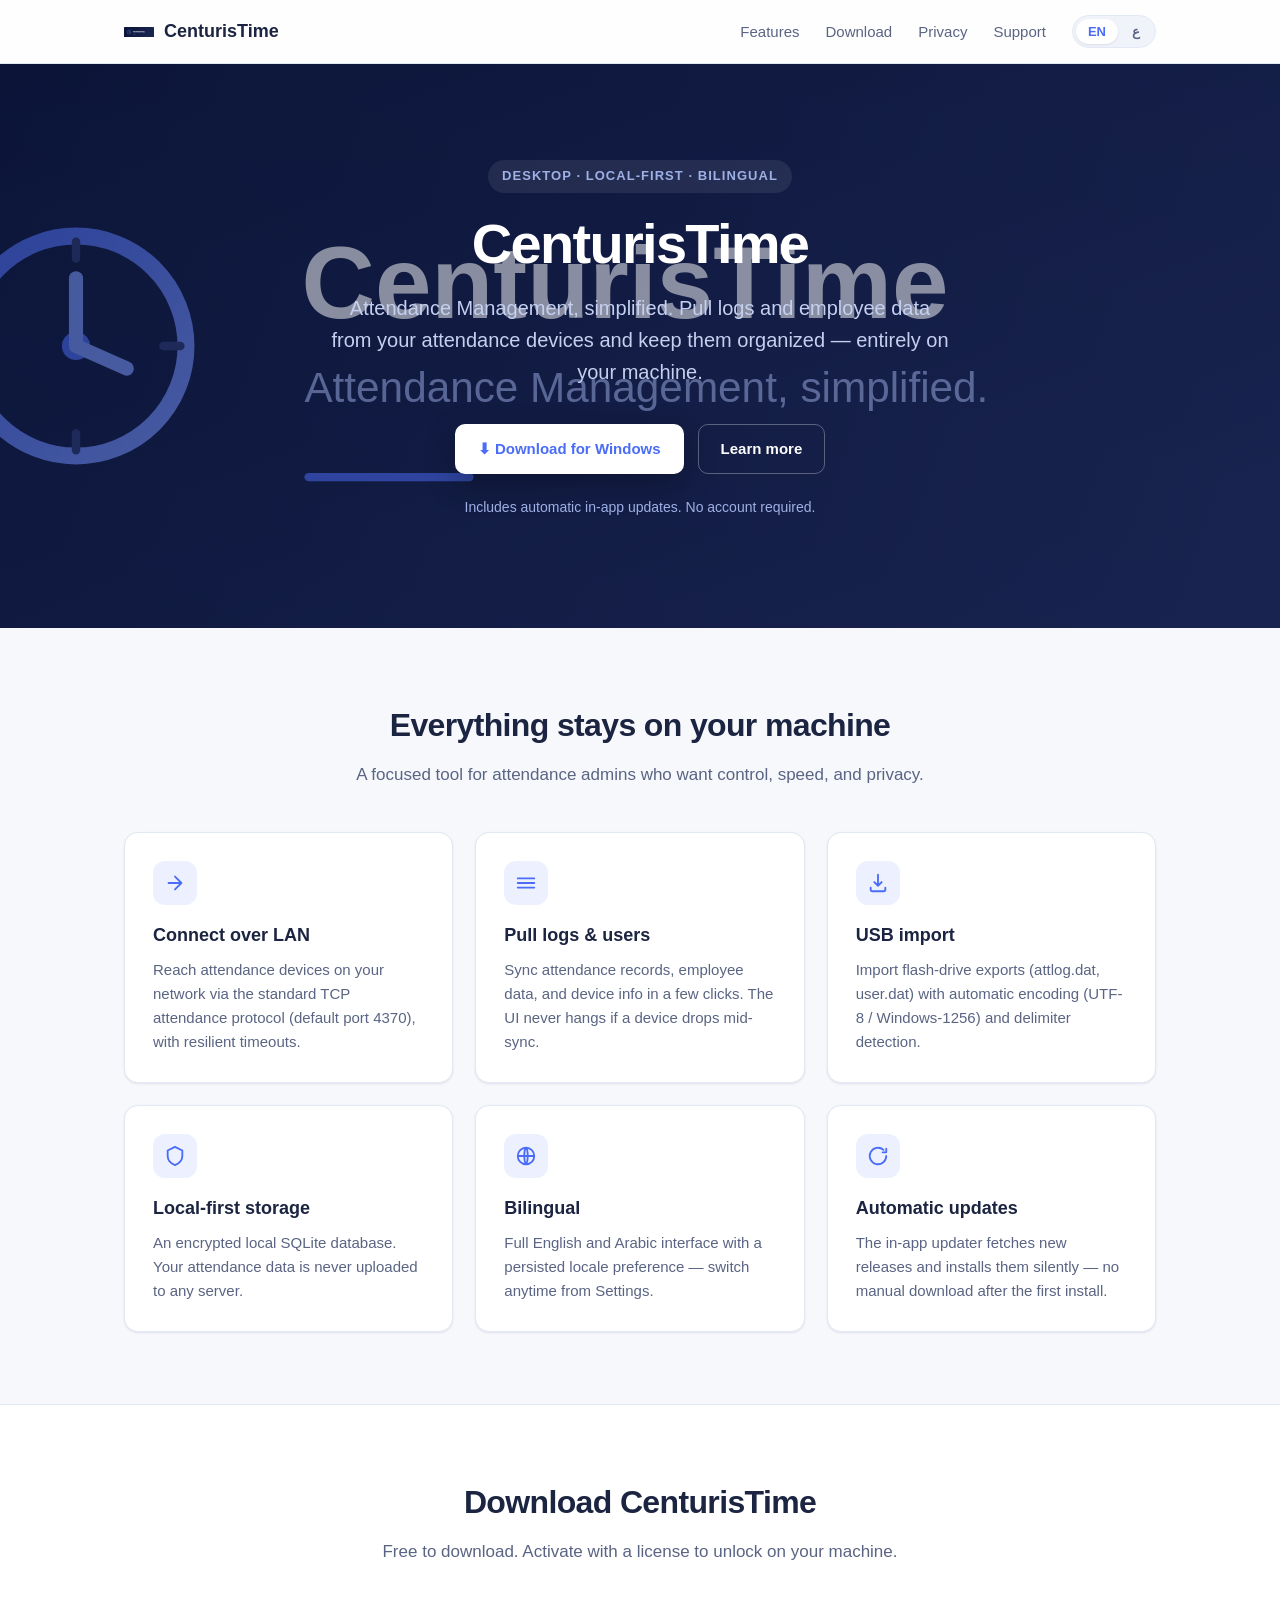
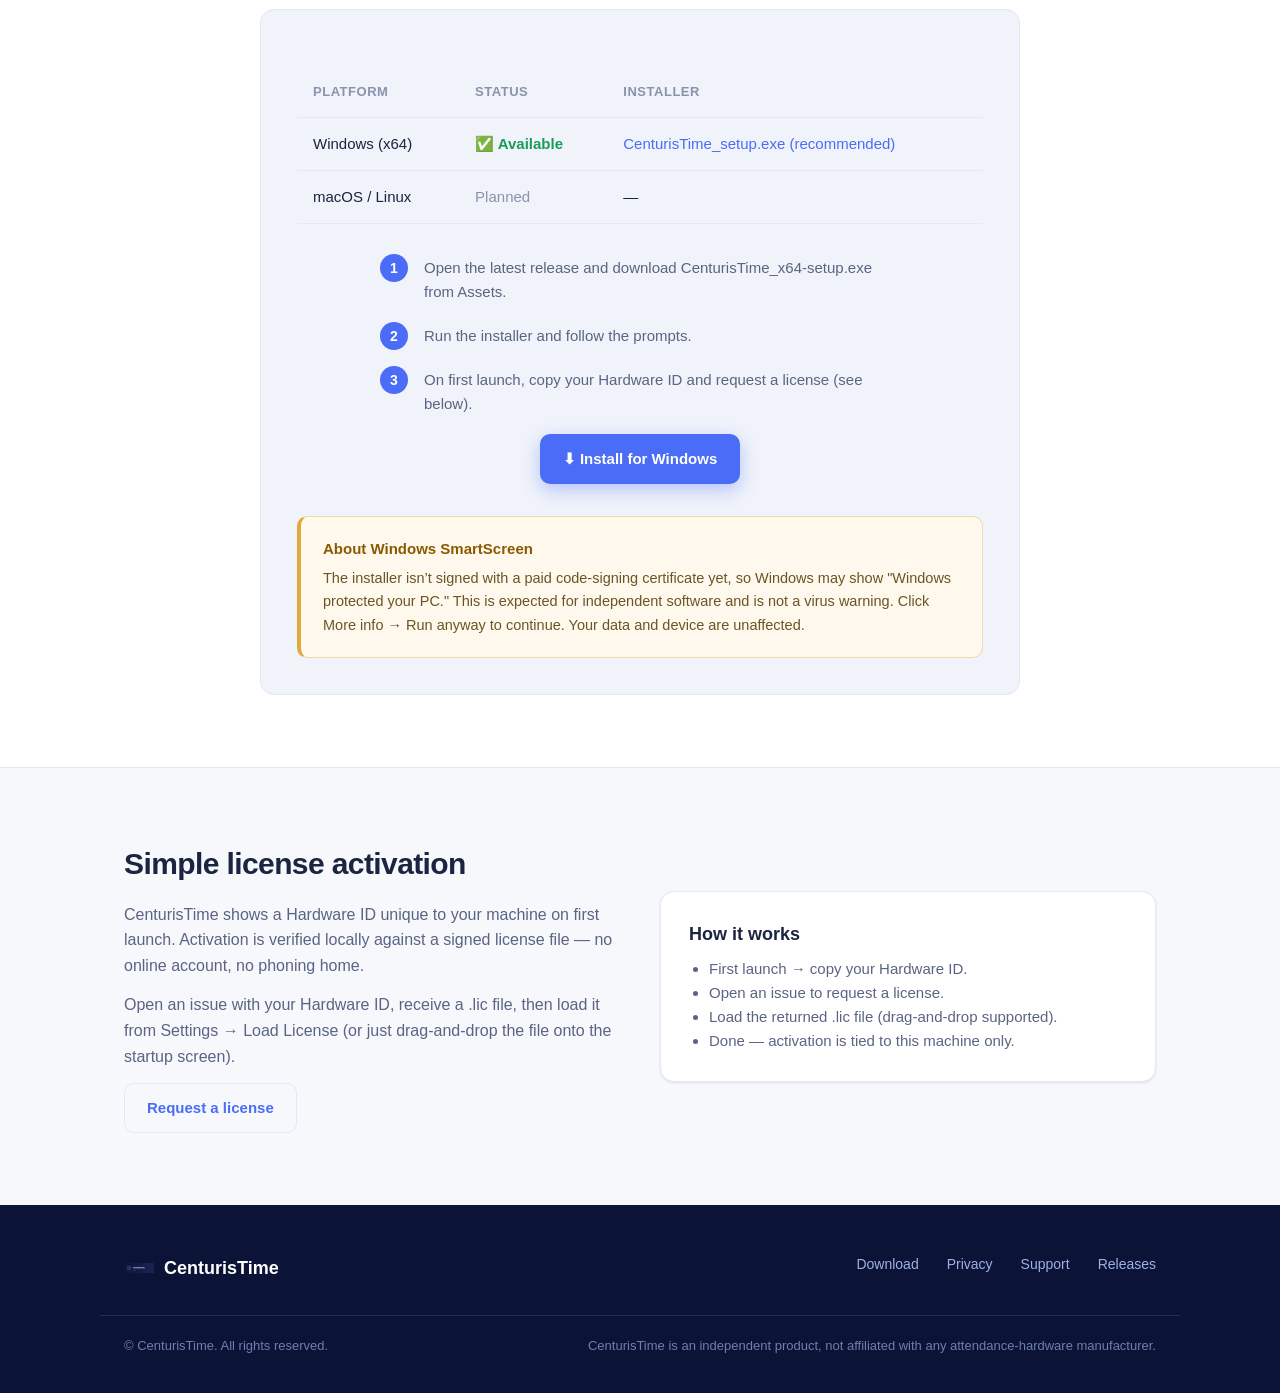
<file: index.html>
<!DOCTYPE html>
<html lang="en">
<head>
  <meta charset="UTF-8" />
  <meta name="viewport" content="width=device-width, initial-scale=1.0" />
  <title>CenturisTime — Attendance Management, simplified.</title>
  <meta name="description" content="CenturisTime is a desktop app for pulling attendance logs and employee data from compatible attendance devices over your LAN. Local-first, bilingual, with automatic updates." />
  <link rel="icon" href="banner.svg" />
  <link rel="stylesheet" href="styles.css" />
</head>
<body>

  <!-- Nav -->
  <nav class="nav">
    <div class="nav-inner">
      <a class="brand" href="#top">
        <img src="banner.svg" alt="CenturisTime logo" />
        <span data-en="CenturisTime" data-ar="سنتوريس تايم">CenturisTime</span>
      </a>
      <div class="nav-links">
        <a href="#features" data-en="Features" data-ar="المزايا">Features</a>
        <a href="#download" data-en="Download" data-ar="تحميل">Download</a>
        <a href="privacy.html" data-en="Privacy" data-ar="الخصوصية">Privacy</a>
        <a class="hide-sm" href="https://github.com/ahmed1coder/CenturisTime-releases/issues" data-en="Support" data-ar="الدعم">Support</a>
        <div class="lang-switch" role="group" aria-label="Language">
          <button type="button" class="lang-opt" data-lang="en" aria-pressed="true">EN</button>
          <button type="button" class="lang-opt" data-lang="ar" aria-pressed="false">ع</button>
        </div>
      </div>
    </div>
  </nav>

  <!-- Hero -->
  <header class="hero" id="top">
    <img class="hero-bg" src="banner.svg" alt="" aria-hidden="true" />
    <div class="hero-inner">
      <span class="eyebrow" data-en="Desktop · Local-first · Bilingual" data-ar="تطبيق سطح مكتب · بياناتك محليًا · ثنائي اللغة">Desktop · Local-first · Bilingual</span>
      <h1>CenturisTime</h1>
      <p class="tagline" data-en="Attendance Management, simplified. Pull logs and employee data from your attendance devices and keep them organized — entirely on your machine."
         data-ar="إدارة الحضور ببساطة. استخرج سجلات الحضور وبيانات الموظفين من أجهزة الحضور لديك ونظّمها — بالكامل على جهازك.">Attendance Management, simplified. Pull logs and employee data from your attendance devices and keep them organized — entirely on your machine.</p>
      <div class="hero-cta">
        <a class="btn btn-primary" href="https://github.com/ahmed1coder/CenturisTime-releases/releases/latest" data-en="⬇ Download for Windows" data-ar="⬇ تحميل لويندوز">⬇ Download for Windows</a>
        <a class="btn btn-ghost" href="#features" data-en="Learn more" data-ar="اعرف المزيد">Learn more</a>
      </div>
      <p class="hero-note" data-en="Includes automatic in-app updates. No account required."
         data-ar="يشمل تحديثات تلقائية داخل التطبيق. لا حاجة لحساب.">Includes automatic in-app updates. No account required.</p>
    </div>
  </header>

  <!-- Features -->
  <section class="features" id="features">
    <div class="container">
      <div class="section-head">
        <h2 data-en="Everything stays on your machine" data-ar="كل شيء يبقى على جهازك">Everything stays on your machine</h2>
        <p data-en="A focused tool for attendance admins who want control, speed, and privacy."
           data-ar="أداة مركزة لمشرفي الحضور الذين يريدون التحكم والسرعة والخصوصية.">A focused tool for attendance admins who want control, speed, and privacy.</p>
      </div>
      <div class="grid">
        <div class="card">
          <div class="icon">
            <svg viewBox="0 0 24 24" fill="none" stroke-width="2" stroke-linecap="round" stroke-linejoin="round"><path d="M5 12h14M12 5l7 7-7 7"/></svg>
          </div>
          <h3 data-en="Connect over LAN" data-ar="الاتصال عبر الشبكة المحلية">Connect over LAN</h3>
          <p data-en="Reach attendance devices on your network via the standard TCP attendance protocol (default port 4370), with resilient timeouts."
             data-ar="تواصل مع أجهزة الحضور على شبكتك عبر بروتوكول TCP القياسي للحضور (المنفذ الافتراضي 4370)، مع مهل اتصال مرنة.">Reach attendance devices on your network via the standard TCP attendance protocol (default port 4370), with resilient timeouts.</p>
        </div>
        <div class="card">
          <div class="icon">
            <svg viewBox="0 0 24 24" fill="none" stroke-width="2" stroke-linecap="round" stroke-linejoin="round"><path d="M3 7h18M3 12h18M3 17h18"/></svg>
          </div>
          <h3 data-en="Pull logs &amp; users" data-ar="استخراج السجلات والمستخدمين">Pull logs &amp; users</h3>
          <p data-en="Sync attendance records, employee data, and device info in a few clicks. The UI never hangs if a device drops mid-sync."
             data-ar="زامن سجلات الحضور وبيانات الموظفين ومعلومات الجهاز بنقرات قليلة. لا يتجمد التطبيق إذا انقطع الجهاز أثناء المزامنة.">Sync attendance records, employee data, and device info in a few clicks. The UI never hangs if a device drops mid-sync.</p>
        </div>
        <div class="card">
          <div class="icon">
            <svg viewBox="0 0 24 24" fill="none" stroke-width="2" stroke-linecap="round" stroke-linejoin="round"><path d="M12 3v12m0 0l4-4m-4 4l-4-4M4 17v2a2 2 0 002 2h12a2 2 0 002-2v-2"/></svg>
          </div>
          <h3 data-en="USB import" data-ar="استيراد من USB">USB import</h3>
          <p data-en="Import flash-drive exports (attlog.dat, user.dat) with automatic encoding (UTF-8 / Windows-1256) and delimiter detection."
             data-ar="استورد ملفات التصدير من محرك أقراص محمول (attlog.dat وuser.dat) مع كشف تلقائي للترميز (UTF-8 / Windows-1256) والفواصل.">Import flash-drive exports (<code>attlog.dat</code>, <code>user.dat</code>) with automatic encoding (UTF-8 / Windows-1256) and delimiter detection.</p>
        </div>
        <div class="card">
          <div class="icon">
            <svg viewBox="0 0 24 24" fill="none" stroke-width="2" stroke-linecap="round" stroke-linejoin="round"><path d="M12 2l8 4v6c0 5-3.5 8-8 10-4.5-2-8-5-8-10V6l8-4z"/></svg>
          </div>
          <h3 data-en="Local-first storage" data-ar="تخزين محلي أولًا">Local-first storage</h3>
          <p data-en="An encrypted local SQLite database. Your attendance data is never uploaded to any server."
             data-ar="قاعدة بيانات SQLite محلية ومشفّرة. بيانات الحضور لديك لا تُرفع إلى أي خادم أبدًا.">An encrypted local SQLite database. Your attendance data is never uploaded to any server.</p>
        </div>
        <div class="card">
          <div class="icon">
            <svg viewBox="0 0 24 24" fill="none" stroke-width="2" stroke-linecap="round" stroke-linejoin="round"><path d="M12 3a9 9 0 100 18 9 9 0 000-18zM3 12h18M12 3c2.5 2.5 2.5 15 0 18M12 3c-2.5 2.5-2.5 15 0 18"/></svg>
          </div>
          <h3 data-en="Bilingual" data-ar="ثنائي اللغة">Bilingual</h3>
          <p data-en="Full English and Arabic interface with a persisted locale preference — switch anytime from Settings."
             data-ar="واجهة كاملة بالإنجليزية والعربية مع حفظ تفضيل اللغة — بدّل في أي وقت من الإعدادات.">Full English and Arabic interface with a persisted locale preference — switch anytime from Settings.</p>
        </div>
        <div class="card">
          <div class="icon">
            <svg viewBox="0 0 24 24" fill="none" stroke-width="2" stroke-linecap="round" stroke-linejoin="round"><path d="M21 12a9 9 0 11-3-6.7M21 4v4h-4"/></svg>
          </div>
          <h3 data-en="Automatic updates" data-ar="تحديثات تلقائية">Automatic updates</h3>
          <p data-en="The in-app updater fetches new releases and installs them silently — no manual download after the first install."
             data-ar="يجلب محدّث التطبيق الإصدارات الجديدة ويثبّتها بصمت — دون تنزيل يدوي بعد التثبيت الأول.">The in-app updater fetches new releases and installs them silently — no manual download after the first install.</p>
        </div>
      </div>
    </div>
  </section>

  <!-- Download -->
  <section class="download" id="download">
    <div class="container">
      <div class="section-head">
        <h2 data-en="Download CenturisTime" data-ar="تحميل CenturisTime">Download CenturisTime</h2>
        <p data-en="Free to download. Activate with a license to unlock on your machine."
           data-ar="تحميل مجاني. فعّل بترخيص لفتح الميزات على جهازك.">Free to download. Activate with a license to unlock on your machine.</p>
      </div>
      <div class="dl-card">
        <table class="dl-table">
          <thead>
            <tr>
              <th data-en="Platform" data-ar="المنصة">Platform</th>
              <th data-en="Status" data-ar="الحالة">Status</th>
              <th data-en="Installer" data-ar="المثبّت">Installer</th>
            </tr>
          </thead>
          <tbody>
            <tr>
              <td data-en="Windows (x64)" data-ar="ويندوز (x64)">Windows (x64)</td>
              <td><span class="badge-ok" data-en="✅ Available" data-ar="✅ متاح">✅ Available</span></td>
              <td>
                <a href="https://github.com/ahmed1coder/CenturisTime-releases/releases/latest" data-en="CenturisTime_setup.exe (recommended)" data-ar="CenturisTime_setup.exe (موصى به)">CenturisTime_setup.exe (recommended)</a>
              </td>
            </tr>
            <tr>
              <td data-en="macOS / Linux" data-ar="ماك / لينكس">macOS / Linux</td>
              <td><span class="badge-soon" data-en="Planned" data-ar="قريبًا">Planned</span></td>
              <td>—</td>
            </tr>
          </tbody>
        </table>

        <ol class="steps">
          <li data-en="Open the latest release and download CenturisTime_x64-setup.exe from Assets."
              data-ar="افتح أحدث إصدار ونزّل CenturisTime_x64-setup.exe من الأصول.">Open the <a href="https://github.com/ahmed1coder/CenturisTime-releases/releases/latest">latest release</a> and download <code>CenturisTime_x64-setup.exe</code> from <strong>Assets</strong>.</li>
          <li data-en="Run the installer and follow the prompts." data-ar="شغّل المثبّت واتبع الخطوات.">Run the installer and follow the prompts.</li>
          <li data-en="On first launch, copy your Hardware ID and request a license (see below)." data-ar="عند التشغيل الأول، انسخ معرّف الجهاز واطلب ترخيصًا (انظر أدناه).">On first launch, copy your <strong>Hardware ID</strong> and request a license (see below).</li>
        </ol>

        <a class="btn btn-primary" href="https://github.com/ahmed1coder/CenturisTime-releases/releases/latest" data-en="⬇ Install for Windows" data-ar="⬇ ثبّت على ويندوز">⬇ Install for Windows</a>
        <div class="callout">
          <h4 data-en="About Windows SmartScreen" data-ar="بخصوص Windows SmartScreen">About Windows SmartScreen</h4>
          <p data-en='The installer isn&rsquo;t signed with a paid code-signing certificate yet, so Windows may show "Windows protected your PC." This is expected for independent software and is not a virus warning. Click More info &rarr; Run anyway to continue. Your data and device are unaffected.'
             data-ar='المثبّت غير موقّع بشهادة رقمية مدفوعة بعد، لذا قد يظهر ويندوز رسالة "Protected your PC". هذا متوقع للبرمجيات المستقلة وليس تحذيرًا من فيروس. انقر "المزيد من المعلومات ← تشغيل على أي حال" للمتابعة. بياناتك وجهازك لا تتأثر.'>The installer isn't signed with a paid code-signing certificate yet, so Windows may show <em>"Windows protected your PC."</em> This is expected for independent software and is <strong>not</strong> a virus warning. Click <code>More info → Run anyway</code> to continue. Your data and device are unaffected.</p>
        </div>
      </div>
    </div>
  </section>

  <!-- License activation -->
  <section class="features" id="license">
    <div class="container">
      <div class="split">
        <div>
          <h2 data-en="Simple license activation" data-ar="تفعيل ترخيص بسيط">Simple license activation</h2>
          <p data-en="CenturisTime shows a Hardware ID unique to your machine on first launch. Activation is verified locally against a signed license file — no online account, no phoning home."
             data-ar="يعرض CenturisTime معرّف جهاز فريدًا عند التشغيل الأول. يتم التحقق من التفعيل محليًا مقابل ملف ترخيص موقّع — دون حساب أو اتصال بالإنترنت.">CenturisTime shows a <strong>Hardware ID</strong> unique to your machine on first launch. Activation is verified locally against a signed license file — no online account, no phoning home.</p>
          <p data-en="Open an issue with your Hardware ID, receive a .lic file, then load it from Settings → Load License (or just drag-and-drop the file onto the startup screen)."
             data-ar="افتح طلبًا مع معرّف جهازك، واستلم ملف .lic، ثم حمّله من الإعدادات ← تحميل الترخيص (أو اسحب الملف وأفلته على شاشة التشغيل).">Open an issue with your Hardware ID, receive a <code>.lic</code> file, then load it from <strong>Settings → Load License</strong> (or just drag-and-drop the file onto the startup screen).</p>
          <a class="btn btn-ghost" href="https://github.com/ahmed1coder/CenturisTime-releases/issues" data-en="Request a license" data-ar="اطلب ترخيصًا">Request a license</a>
        </div>
        <div>
          <div class="card">
            <h3 data-en="How it works" data-ar="كيف يعمل">How it works</h3>
            <ul style="padding-left:20px;color:var(--text-secondary);font-size:15px;">
              <li data-en="First launch → copy your Hardware ID." data-ar="التشغيل الأول ← انسخ معرّف جهازك.">First launch → copy your Hardware ID.</li>
              <li data-en="Open an issue to request a license." data-ar="افتح طلبًا لطلب ترخيص.">Open an <a href="https://github.com/ahmed1coder/CenturisTime-releases/issues">issue</a> to request a license.</li>
              <li data-en="Load the returned .lic file (drag-and-drop supported)." data-ar="حمّل ملف .lic المستلم (يدعم السحب والإفلات).">Load the returned <code>.lic</code> file (drag-and-drop supported).</li>
              <li data-en="Done — activation is tied to this machine only." data-ar="تم — التفعيل مرتبط بجهازك فقط.">Done — activation is tied to this machine only.</li>
            </ul>
          </div>
        </div>
      </div>
    </div>
  </section>

  <!-- Footer -->
  <footer class="footer">
    <div class="footer-inner">
      <a class="brand" href="#top">
        <img src="banner.svg" alt="" style="width:30px;height:30px;border-radius:8px;" />
        <span data-en="CenturisTime" data-ar="سنتوريس تايم">CenturisTime</span>
      </a>
      <div class="footer-links">
        <a href="#download" data-en="Download" data-ar="تحميل">Download</a>
        <a href="privacy.html" data-en="Privacy" data-ar="الخصوصية">Privacy</a>
        <a href="https://github.com/ahmed1coder/CenturisTime-releases/issues" data-en="Support" data-ar="الدعم">Support</a>
        <a href="https://github.com/ahmed1coder/CenturisTime-releases/releases" data-en="Releases" data-ar="الإصدارات">Releases</a>
      </div>
    </div>
    <div class="footer-bottom">
      <span data-en="© CenturisTime. All rights reserved." data-ar="© سنتوريس تايم. جميع الحقوق محفوظة.">© CenturisTime. All rights reserved.</span>
      <span data-en="CenturisTime is an independent product, not affiliated with any attendance-hardware manufacturer."
            data-ar="CenturisTime منتج مستقل، غير تابع لأي صانع أجهزة حضور.">CenturisTime is an independent product, not affiliated with any attendance-hardware manufacturer.</span>
    </div>
  </footer>

  <script>
  (function () {
    "use strict";
    var STORAGE_KEY = "centuristime_lang";
    function getStored() { try { return localStorage.getItem(STORAGE_KEY); } catch (e) { return null; } }
    function setStored(lang) { try { localStorage.setItem(STORAGE_KEY, lang); } catch (e) {} }
    function apply(lang) {
      var isAr = lang === "ar";
      document.documentElement.setAttribute("lang", isAr ? "ar" : "en");
      document.documentElement.setAttribute("dir", isAr ? "rtl" : "ltr");
      var nodes = document.querySelectorAll("[data-en]");
      for (var i = 0; i < nodes.length; i++) {
        var node = nodes[i];
        var text = isAr ? node.getAttribute("data-ar") : node.getAttribute("data-en");
        if (text !== null) node.innerHTML = text;
      }
      var opts = document.querySelectorAll(".lang-opt");
      for (var j = 0; j < opts.length; j++) {
        var opt = opts[j];
        var active = opt.getAttribute("data-lang") === lang;
        opt.classList.toggle("active", active);
        opt.setAttribute("aria-pressed", active ? "true" : "false");
      }
    }
    function setLang(lang) { setStored(lang); apply(lang); }
    function init() {
      var stored = getStored();
      var initial = stored === "ar" || stored === "en" ? stored : "en";
      apply(initial);
      var opts = document.querySelectorAll(".lang-opt");
      for (var i = 0; i < opts.length; i++) {
        opts[i].addEventListener("click", function () { setLang(this.getAttribute("data-lang")); });
      }
    }
    if (document.readyState === "loading") document.addEventListener("DOMContentLoaded", init);
    else init();
  })();
  </script>
</body>
</html>
</file>
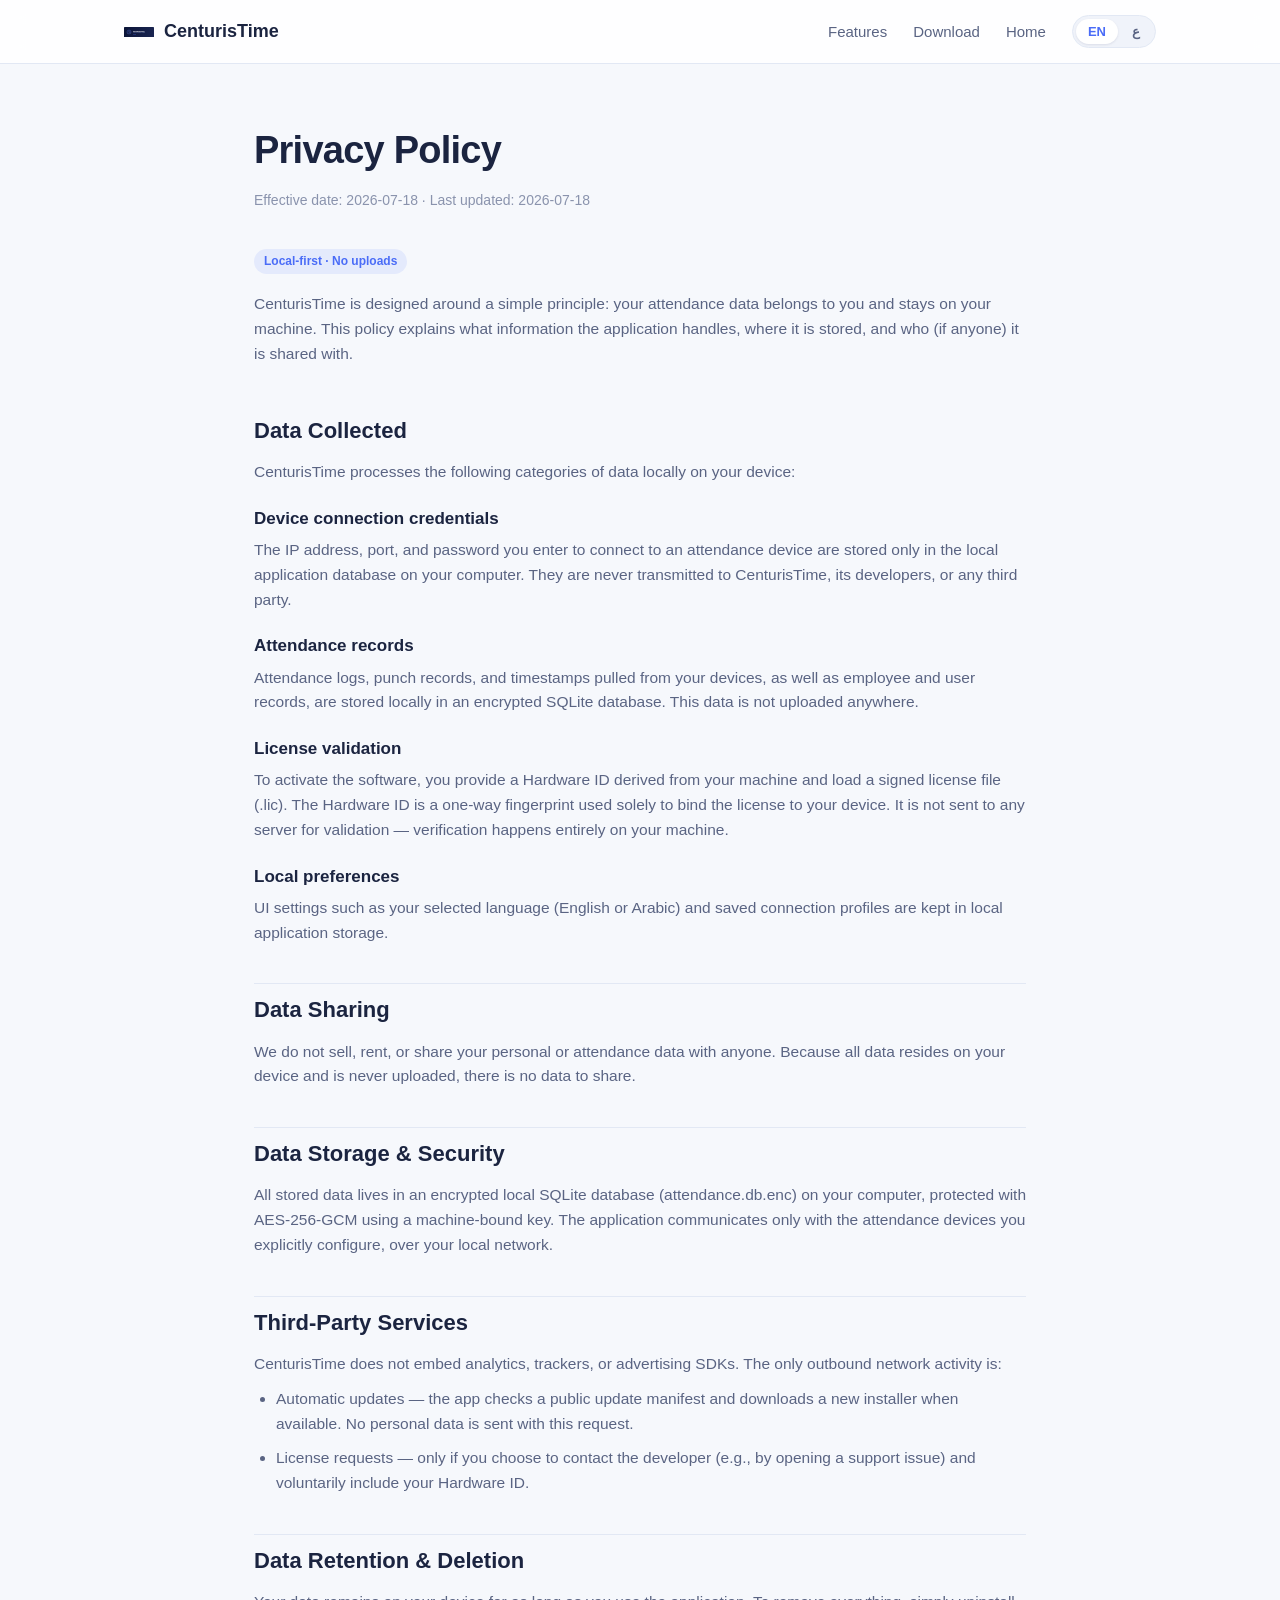
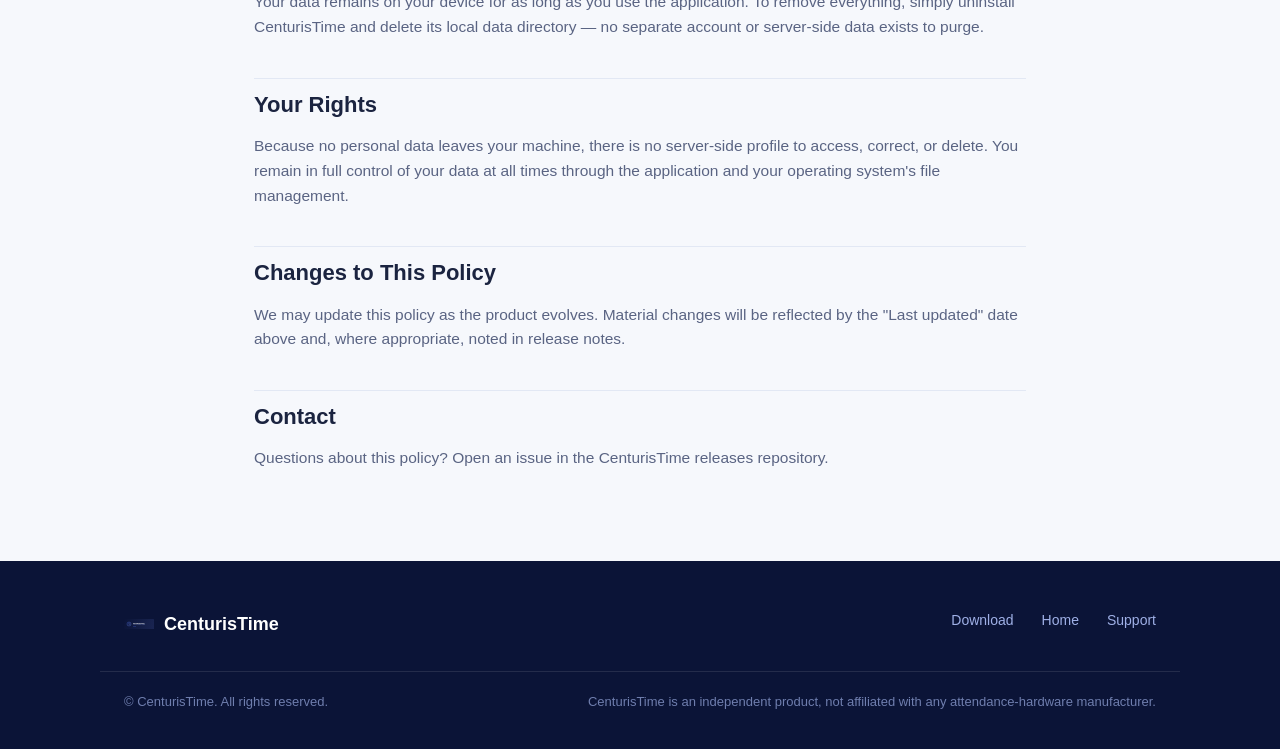
<file: privacy.html>
<!DOCTYPE html>
<html lang="en">
<head>
  <meta charset="UTF-8" />
  <meta name="viewport" content="width=device-width, initial-scale=1.0" />
  <title>Privacy Policy — CenturisTime</title>
  <meta name="description" content="CenturisTime privacy policy: local-first attendance data, encrypted storage, and no third-party uploads." />
  <link rel="icon" href="banner.svg" />
  <link rel="stylesheet" href="styles.css" />
</head>
<body>

  <nav class="nav">
    <div class="nav-inner">
      <a class="brand" href="index.html">
        <img src="banner.svg" alt="CenturisTime logo" />
        <span data-en="CenturisTime" data-ar="سنتوريس تايم">CenturisTime</span>
      </a>
      <div class="nav-links">
        <a href="index.html#features" data-en="Features" data-ar="المزايا">Features</a>
        <a href="index.html#download" data-en="Download" data-ar="تحميل">Download</a>
        <a href="index.html" data-en="Home" data-ar="الرئيسية">Home</a>
        <div class="lang-switch" role="group" aria-label="Language">
          <button type="button" class="lang-opt" data-lang="en" aria-pressed="true">EN</button>
          <button type="button" class="lang-opt" data-lang="ar" aria-pressed="false">ع</button>
        </div>
      </div>
    </div>
  </nav>

  <main class="doc">
    <h1 data-en="Privacy Policy" data-ar="سياسة الخصوصية">Privacy Policy</h1>
    <p class="doc-meta" data-en="Effective date: 2026-07-18 · Last updated: 2026-07-18"
       data-ar="تاريخ السريان: 2026-07-18 · آخر تحديث: 2026-07-18">Effective date: 2026-07-18 · Last updated: 2026-07-18</p>

    <span class="pill" data-en="Local-first · No uploads" data-ar="بياناتك محليًا · بلا رفع">Local-first · No uploads</span>

    <p data-en="CenturisTime is designed around a simple principle: your attendance data belongs to you and stays on your machine. This policy explains what information the application handles, where it is stored, and who (if anyone) it is shared with."
       data-ar="صُمّم CenturisTime حول مبدأ بسيط: بيانات الحضور الخاصة بك ملك لك وتبقى على جهازك. توضح هذه السياسة ما هي المعلومات التي يعالجها التطبيق، وأين تُخزَّن، ومع من (إن وُجد) تُشارَك.">
      CenturisTime is designed around a simple principle: <strong>your attendance
      data belongs to you and stays on your machine.</strong> This policy explains
      what information the application handles, where it is stored, and who (if anyone)
      it is shared with.
    </p>

    <h2 data-en="Data Collected" data-ar="البيانات التي يتم جمعها">Data Collected</h2>
    <p data-en="CenturisTime processes the following categories of data locally on your device:"
       data-ar="يعالج CenturisTime الفئات التالية من البيانات محليًا على جهازك:">CenturisTime processes the following categories of data locally on your device:</p>

    <h3 data-en="Device connection credentials" data-ar="بيانات اتصال الجهاز">Device connection credentials</h3>
    <p data-en="The IP address, port, and password you enter to connect to an attendance device are stored only in the local application database on your computer. They are never transmitted to CenturisTime, its developers, or any third party."
       data-ar="يُخزَّن عنوان IP والمنفذ وكلمة المرور التي تدخلها للاتصال بجهاز حضور في قاعدة بيانات التطبيق المحلية على جهازك فقط. لا تُرسل قط إلى CenturisTime أو لمطوريها أو لأي طرف ثالث.">
      The IP address, port, and password you enter to connect to an attendance
      device are stored only in the local application database on your computer.
      They are never transmitted to CenturisTime, its developers, or any third party.
    </p>

    <h3 data-en="Attendance records" data-ar="سجلات الحضور">Attendance records</h3>
    <p data-en="Attendance logs, punch records, and timestamps pulled from your devices, as well as employee and user records, are stored locally in an encrypted SQLite database. This data is not uploaded anywhere."
       data-ar="تُخزَّن سجلات الحضور وضربات البصمة والطوابع الزمنية المستخرجة من أجهزتك، بالإضافة إلى سجلات الموظفين والمستخدمين، محليًا في قاعدة بيانات SQLite مشفّرة. هذه البيانات لا تُرفع إلى أي مكان.">
      Attendance logs, punch records, and timestamps pulled from your devices, as
      well as employee and user records, are stored locally in an encrypted SQLite
      database. This data is not uploaded anywhere.
    </p>

    <h3 data-en="License validation" data-ar="التحقق من الترخيص">License validation</h3>
    <p data-en="To activate the software, you provide a Hardware ID derived from your machine and load a signed license file (.lic). The Hardware ID is a one-way fingerprint used solely to bind the license to your device. It is not sent to any server for validation — verification happens entirely on your machine."
       data-ar="لتفعيل البرنامج، توفّر معرّف جهاز مشتقًا من جهازك وتحمّل ملف ترخيص موقّع (.lic). معرّف الجهاز هو بصمة أحادية الاتجاه تُستخدم فقط لربط الترخيص بجهازك. لا يُرسل إلى أي خادم للتحقق — بل يحدث التحقق بالكامل على جهازك.">
      To activate the software, you provide a Hardware ID derived from your machine
      and load a signed license file (<code>.lic</code>). The Hardware ID is a
      one-way fingerprint used solely to bind the license to your device. It is not
      sent to any server for validation — verification happens entirely on your
      machine.
    </p>

    <h3 data-en="Local preferences" data-ar="التفضيلات المحلية">Local preferences</h3>
    <p data-en="UI settings such as your selected language (English or Arabic) and saved connection profiles are kept in local application storage."
       data-ar="تُحفظ إعدادات الواجهة مثل اللغة المختارة (الإنجليزية أو العربية) وملفات الاتصال المحفوظة في التخزين المحلي للتطبيق.">
      UI settings such as your selected language (English or Arabic) and saved
      connection profiles are kept in local application storage.
    </p>

    <h2 data-en="Data Sharing" data-ar="مشاركة البيانات">Data Sharing</h2>
    <p data-en="We do not sell, rent, or share your personal or attendance data with anyone. Because all data resides on your device and is never uploaded, there is no data to share."
       data-ar="نحن لا نبيع بياناتك الشخصية أو بيانات الحضور أو نؤجرها أو نشاركها مع أي أحد. نظرًا لأن جميع البيانات موجودة على جهازك ولا تُرفع قط، فلا توجد بيانات لمشاركتها.">
      <strong>We do not sell, rent, or share your personal or attendance data with
      anyone.</strong> Because all data resides on your device and is never uploaded,
      there is no data to share.
    </p>

    <h2 data-en="Data Storage &amp; Security" data-ar="تخزين البيانات وأمنها">Data Storage &amp; Security</h2>
    <p data-en="All stored data lives in an encrypted local SQLite database (attendance.db.enc) on your computer, protected with AES-256-GCM using a machine-bound key. The application communicates only with the attendance devices you explicitly configure, over your local network."
       data-ar="تعيش جميع البيانات المخزّنة في قاعدة بيانات SQLite محلية مشفّرة (attendance.db.enc) على جهازك، محمية بـ AES-256-GCM باستخدام مفتاح مرتبط بجهازك. يتواصل التطبيق فقط مع أجهزة الحضور التي تضبطها صراحةً، عبر شبكتك المحلية.">
      All stored data lives in an encrypted local SQLite database (<code>attendance.db.enc</code>)
      on your computer, protected with AES-256-GCM using a machine-bound key. The
      application communicates only with the attendance devices you explicitly
      configure, over your local network.
    </p>

    <h2 data-en="Third-Party Services" data-ar="خدمات الأطراف الثالثة">Third-Party Services</h2>
    <p data-en="CenturisTime does not embed analytics, trackers, or advertising SDKs. The only outbound network activity is:"
       data-ar="لا يتضمن CenturisTime أدوات تحليل أو متتبعات أو حزم إعلانية. النشاط الشبكي الصادر الوحيد هو:">
      CenturisTime does not embed analytics, trackers, or advertising SDKs. The only
      outbound network activity is:
    </p>
    <ul>
      <li data-en="Automatic updates — the app checks a public update manifest and downloads a new installer when available. No personal data is sent with this request."
          data-ar="تحديثات تلقائية — يتحقق التطبيق من قائمة تحديثات عامة وينزّل مثبّتًا جديدًا عند توفره. لا تُرسل أي بيانات شخصية مع هذا الطلب."><strong>Automatic updates</strong> — the app checks a public update manifest
        and downloads a new installer when available. No personal data is sent with
        this request.</li>
      <li data-en="License requests — only if you choose to contact the developer (e.g., by opening a support issue) and voluntarily include your Hardware ID."
          data-ar="طلبات الترخيص — فقط إذا اخترت التواصل مع المطوّر (مثل فتح طلب دعم) وضمّنت معرّف جهازك طوعًا."><strong>License requests</strong> — only if you choose to contact the
        developer (e.g., by opening a support issue) and voluntarily include your
        Hardware ID.</li>
    </ul>

    <h2 data-en="Data Retention &amp; Deletion" data-ar="الاحتفاظ بالبيانات وحذفها">Data Retention &amp; Deletion</h2>
    <p data-en="Your data remains on your device for as long as you use the application. To remove everything, simply uninstall CenturisTime and delete its local data directory — no separate account or server-side data exists to purge."
       data-ar="تبقى بياناتك على جهازك طالما تستخدم التطبيق. لإزالة كل شيء، ما عليك سوى إلغاء تثبيت CenturisTime وحذف مجلد بياناته المحلي — لا يوجد حساب منفصل أو بيانات على الخادم لحذفها.">
      Your data remains on your device for as long as you use the application. To
      remove everything, simply uninstall CenturisTime and delete its local data
      directory — no separate account or server-side data exists to purge.
    </p>

    <h2 data-en="Your Rights" data-ar="حقوقك">Your Rights</h2>
    <p data-en="Because no personal data leaves your machine, there is no server-side profile to access, correct, or delete. You remain in full control of your data at all times through the application and your operating system's file management."
       data-ar="نظرًا لعدم خروج أي بيانات شخصية من جهازك، لا يوجد ملف شخصي على الخادم للوصول إليه أو تصحيحه أو حذفه. تبقى أنت المتحكم الكامل في بياناتك في كل الأوقات عبر التطبيق وإدارة الملفات في نظام التشغيل لديك.">
      Because no personal data leaves your machine, there is no server-side profile
      to access, correct, or delete. You remain in full control of your data at all
      times through the application and your operating system's file management.
    </p>

    <h2 data-en="Changes to This Policy" data-ar="التغييرات على هذه السياسة">Changes to This Policy</h2>
    <p data-en="We may update this policy as the product evolves. Material changes will be reflected by the &quot;Last updated&quot; date above and, where appropriate, noted in release notes."
       data-ar="قد نحدّث هذه السياسة مع تطور المنتج. ستظهر التغييرات الجوهرية في تاريخ &quot;آخر تحديث&quot; أعلاه، وعند الاقتضاء، تُذكر في ملاحظات الإصدار.">
      We may update this policy as the product evolves. Material changes will be
      reflected by the "Last updated" date above and, where appropriate, noted in
      release notes.
    </p>

    <h2 data-en="Contact" data-ar="التواصل">Contact</h2>
    <p data-en="Questions about this policy? Open an issue in the CenturisTime releases repository."
       data-ar="أسئلة حول هذه السياسة؟ افتح طلبًا في مستودع إصدارات CenturisTime.">
      Questions about this policy? Open an issue in the
      <a href="https://github.com/ahmed1coder/CenturisTime-releases/issues">CenturisTime
      releases repository</a>.
    </p>
  </main>

  <footer class="footer">
    <div class="footer-inner">
      <a class="brand" href="index.html">
        <img src="banner.svg" alt="" style="width:30px;height:30px;border-radius:8px;" />
        <span data-en="CenturisTime" data-ar="سنتوريس تايم">CenturisTime</span>
      </a>
      <div class="footer-links">
        <a href="index.html#download" data-en="Download" data-ar="تحميل">Download</a>
        <a href="index.html" data-en="Home" data-ar="الرئيسية">Home</a>
        <a href="https://github.com/ahmed1coder/CenturisTime-releases/issues" data-en="Support" data-ar="الدعم">Support</a>
      </div>
    </div>
    <div class="footer-bottom">
      <span data-en="© CenturisTime. All rights reserved." data-ar="© سنتوريس تايم. جميع الحقوق محفوظة.">© CenturisTime. All rights reserved.</span>
      <span data-en="CenturisTime is an independent product, not affiliated with any attendance-hardware manufacturer."
            data-ar="CenturisTime منتج مستقل، غير تابع لأي صانع أجهزة حضور.">CenturisTime is an independent product, not affiliated with any attendance-hardware manufacturer.</span>
    </div>
  </footer>

  <script>
  (function () {
    "use strict";
    var STORAGE_KEY = "centuristime_lang";
    function getStored() { try { return localStorage.getItem(STORAGE_KEY); } catch (e) { return null; } }
    function setStored(lang) { try { localStorage.setItem(STORAGE_KEY, lang); } catch (e) {} }
    function apply(lang) {
      var isAr = lang === "ar";
      document.documentElement.setAttribute("lang", isAr ? "ar" : "en");
      document.documentElement.setAttribute("dir", isAr ? "rtl" : "ltr");
      var nodes = document.querySelectorAll("[data-en]");
      for (var i = 0; i < nodes.length; i++) {
        var node = nodes[i];
        var text = isAr ? node.getAttribute("data-ar") : node.getAttribute("data-en");
        if (text !== null) node.innerHTML = text;
      }
      var opts = document.querySelectorAll(".lang-opt");
      for (var j = 0; j < opts.length; j++) {
        var opt = opts[j];
        var active = opt.getAttribute("data-lang") === lang;
        opt.classList.toggle("active", active);
        opt.setAttribute("aria-pressed", active ? "true" : "false");
      }
    }
    function setLang(lang) { setStored(lang); apply(lang); }
    function init() {
      var stored = getStored();
      var initial = stored === "ar" || stored === "en" ? stored : "en";
      apply(initial);
      var opts = document.querySelectorAll(".lang-opt");
      for (var i = 0; i < opts.length; i++) {
        opts[i].addEventListener("click", function () { setLang(this.getAttribute("data-lang")); });
      }
    }
    if (document.readyState === "loading") document.addEventListener("DOMContentLoaded", init);
    else init();
  })();
  </script>
</body>
</html>
</file>
<file: styles.css>
:root {
  --primary: #4a6cf7;
  --primary-hover: #3b5de7;
  --primary-light: rgba(74, 108, 247, 0.1);
  --bg: #f6f8fc;
  --surface: #ffffff;
  --surface-alt: #f0f3fa;
  --border: #e2e8f4;
  --text: #1b2440;
  --text-secondary: #5a6483;
  --text-muted: #8a93ad;
  --radius: 14px;
  --radius-sm: 10px;
  --shadow-sm: 0 1px 3px rgba(27, 36, 64, 0.06), 0 1px 2px rgba(27, 36, 64, 0.04);
  --shadow: 0 8px 30px rgba(27, 36, 64, 0.08), 0 2px 8px rgba(27, 36, 64, 0.04);
  --max-width: 1080px;
  --nav-h: 64px;
}

* {
  box-sizing: border-box;
  margin: 0;
  padding: 0;
}

html {
  scroll-behavior: smooth;
}

body {
  font-family: 'Inter', -apple-system, BlinkMacSystemFont, 'Segoe UI', Roboto,
    Helvetica, Arial, sans-serif;
  background: var(--bg);
  color: var(--text);
  line-height: 1.6;
  -webkit-font-smoothing: antialiased;
}

a {
  color: var(--primary);
  text-decoration: none;
}

a:hover {
  text-decoration: underline;
}

/* ---------- Nav ---------- */
.nav {
  position: sticky;
  top: 0;
  z-index: 50;
  height: var(--nav-h);
  display: flex;
  align-items: center;
  background: rgba(255, 255, 255, 0.85);
  backdrop-filter: saturate(180%) blur(12px);
  border-bottom: 1px solid var(--border);
}

.nav-inner {
  width: 100%;
  max-width: var(--max-width);
  margin: 0 auto;
  padding: 0 24px;
  display: flex;
  align-items: center;
  justify-content: space-between;
}

.brand {
  display: flex;
  align-items: center;
  gap: 10px;
  font-weight: 700;
  font-size: 18px;
  color: var(--text);
}

.brand:hover {
  text-decoration: none;
}

.brand img {
  width: 30px;
  height: 30px;
  border-radius: 8px;
}

.nav-links {
  display: flex;
  align-items: center;
  gap: 26px;
  font-size: 15px;
  font-weight: 500;
}

.nav-links a {
  color: var(--text-secondary);
}

.nav-links a:hover {
  color: var(--primary);
  text-decoration: none;
}

.lang-switch {
  display: inline-flex;
  align-items: center;
  gap: 2px;
  padding: 3px;
  border-radius: 999px;
  background: var(--surface-alt);
  border: 1px solid var(--border);
}

.lang-opt {
  font-family: inherit;
  font-size: 13px;
  font-weight: 600;
  line-height: 1;
  color: var(--text-secondary);
  background: transparent;
  border: none;
  border-radius: 999px;
  padding: 6px 12px;
  cursor: pointer;
  transition: background 0.15s ease, color 0.15s ease, box-shadow 0.15s ease;
}

.lang-opt:hover {
  color: var(--primary);
}

.lang-opt.active {
  background: #fff;
  color: var(--primary);
  box-shadow: var(--shadow-sm);
}

/* ---------- Buttons ---------- */
.btn {
  display: inline-flex;
  align-items: center;
  gap: 8px;
  padding: 12px 22px;
  border-radius: var(--radius-sm);
  font-weight: 600;
  font-size: 15px;
  cursor: pointer;
  border: 1px solid transparent;
  transition: background 0.15s ease, transform 0.05s ease, box-shadow 0.15s ease;
}

.btn:hover {
  text-decoration: none;
}

.btn-primary {
  background: var(--primary);
  color: #fff;
  box-shadow: 0 6px 18px rgba(74, 108, 247, 0.35);
}

.btn-primary:hover {
  background: var(--primary-hover);
  color: #fff;
}

.btn-ghost {
  background: transparent;
  color: var(--primary);
  border-color: var(--border);
}

.btn-ghost:hover {
  background: var(--primary-light);
  color: var(--primary);
}

/* ---------- Layout ---------- */
.container {
  max-width: var(--max-width);
  margin: 0 auto;
  padding: 0 24px;
}

section {
  padding: 72px 0;
}

.section-head {
  text-align: center;
  margin-bottom: 44px;
}

.section-head h2 {
  font-size: 32px;
  font-weight: 700;
  letter-spacing: -0.02em;
}

.section-head p {
  color: var(--text-secondary);
  margin-top: 10px;
  font-size: 17px;
}

/* ---------- Hero ---------- */
.hero {
  position: relative;
  padding: 0;
  background: linear-gradient(160deg, #0b1437 0%, #1a2552 100%);
  color: #fff;
  overflow: hidden;
}

.hero-bg {
  position: absolute;
  inset: 0;
  width: 100%;
  height: 100%;
  opacity: 0.5;
  object-fit: cover;
  pointer-events: none;
}

.hero-inner {
  position: relative;
  max-width: var(--max-width);
  margin: 0 auto;
  padding: 96px 24px 110px;
  text-align: center;
}

.hero .eyebrow {
  display: inline-block;
  font-size: 13px;
  font-weight: 600;
  letter-spacing: 0.08em;
  text-transform: uppercase;
  color: #9fb0e6;
  background: rgba(255, 255, 255, 0.08);
  padding: 6px 14px;
  border-radius: 999px;
  margin-bottom: 22px;
}

.hero h1 {
  font-size: 56px;
  line-height: 1.05;
  font-weight: 800;
  letter-spacing: -0.03em;
  margin-bottom: 18px;
}

.hero .tagline {
  font-size: 20px;
  color: #c5d0f0;
  max-width: 620px;
  margin: 0 auto 36px;
}

.hero-cta {
  display: flex;
  gap: 14px;
  justify-content: center;
  flex-wrap: wrap;
}

.hero .btn-primary {
  background: #fff;
  color: var(--primary);
  box-shadow: 0 10px 30px rgba(0, 0, 0, 0.25);
}

.hero .btn-primary:hover {
  background: #eef2ff;
  color: var(--primary);
}

.hero .btn-ghost {
  color: #fff;
  border-color: rgba(255, 255, 255, 0.3);
}

.hero .btn-ghost:hover {
  background: rgba(255, 255, 255, 0.12);
  color: #fff;
}

.hero-note {
  margin-top: 22px;
  font-size: 14px;
  color: #9fb0e6;
}

/* ---------- Feature grid ---------- */
.features {
  background: var(--bg);
}

.grid {
  display: grid;
  grid-template-columns: repeat(3, 1fr);
  gap: 22px;
}

.card {
  background: var(--surface);
  border: 1px solid var(--border);
  border-radius: var(--radius);
  padding: 28px;
  box-shadow: var(--shadow-sm);
  transition: transform 0.15s ease, box-shadow 0.15s ease;
}

.card:hover {
  transform: translateY(-3px);
  box-shadow: var(--shadow);
}

.card .icon {
  width: 44px;
  height: 44px;
  border-radius: 12px;
  background: var(--primary-light);
  display: flex;
  align-items: center;
  justify-content: center;
  margin-bottom: 16px;
}

.card .icon svg {
  width: 22px;
  height: 22px;
  stroke: var(--primary);
}

.card h3 {
  font-size: 18px;
  font-weight: 700;
  margin-bottom: 8px;
}

.card p {
  color: var(--text-secondary);
  font-size: 15px;
}

/* ---------- Download ---------- */
.download {
  background: var(--surface);
  border-top: 1px solid var(--border);
  border-bottom: 1px solid var(--border);
}

.dl-card {
  max-width: 760px;
  margin: 0 auto;
  background: var(--surface-alt);
  border: 1px solid var(--border);
  border-radius: var(--radius);
  padding: 36px;
  text-align: center;
}

.dl-table {
  width: 100%;
  border-collapse: collapse;
  margin: 22px 0;
  font-size: 15px;
}

.dl-table th,
.dl-table td {
  padding: 14px 16px;
  text-align: left;
  border-bottom: 1px solid var(--border);
}

.dl-table th {
  color: var(--text-muted);
  font-weight: 600;
  font-size: 13px;
  text-transform: uppercase;
  letter-spacing: 0.04em;
}

.dl-table td {
  color: var(--text);
}

.badge-ok {
  color: #1a9c5b;
  font-weight: 600;
}

.badge-soon {
  color: var(--text-muted);
}

.steps {
  text-align: left;
  max-width: 520px;
  margin: 0 auto 8px;
  padding-left: 0;
  list-style: none;
  counter-reset: step;
}

.steps li {
  position: relative;
  padding: 10px 0 10px 44px;
  color: var(--text-secondary);
  font-size: 15px;
}

.steps li::before {
  counter-increment: step;
  content: counter(step);
  position: absolute;
  left: 0;
  top: 8px;
  width: 28px;
  height: 28px;
  background: var(--primary);
  color: #fff;
  border-radius: 50%;
  display: flex;
  align-items: center;
  justify-content: center;
  font-size: 14px;
  font-weight: 700;
}

/* ---------- Download sub-links ---------- */
.dl-sub {
  margin-top: 4px;
  font-size: 12.5px;
  color: var(--text-muted);
  line-height: 1.4;
}

.dl-sub code {
  background: var(--surface-alt);
  border: 1px solid var(--border);
  border-radius: 5px;
  padding: 1px 5px;
  font-size: 11.5px;
  color: var(--text-secondary);
}

.dl-custom {
  margin-top: 14px;
  display: flex;
  flex-direction: column;
  align-items: center;
  gap: 3px;
}

.dl-custom a {
  font-size: 14px;
  font-weight: 600;
  color: var(--text-secondary);
  text-decoration: none;
  border-bottom: 1px dashed var(--border);
  padding-bottom: 1px;
  transition: color 0.15s ease, border-color 0.15s ease;
}

.dl-custom a:hover {
  color: var(--primary);
  border-color: var(--primary);
}

.dl-custom span {
  font-size: 12px;
  color: var(--text-muted);
}

.dl-custom span code {
  background: var(--surface-alt);
  border: 1px solid var(--border);
  border-radius: 5px;
  padding: 1px 5px;
  font-size: 11px;
  color: var(--text-secondary);
}

/* ---------- Callout ---------- */
.callout {
  max-width: 760px;
  margin: 32px auto 0;
  background: #fff8ec;
  border: 1px solid #f3d9a8;
  border-left: 4px solid #e0a93b;
  border-radius: var(--radius-sm);
  padding: 20px 22px;
  text-align: left;
}

.callout h4 {
  font-size: 15px;
  font-weight: 700;
  color: #8a5a00;
  margin-bottom: 6px;
}

.callout p {
  font-size: 14.5px;
  color: #6b5526;
}

.callout code {
  background: rgba(0, 0, 0, 0.06);
  padding: 2px 6px;
  border-radius: 5px;
  font-size: 13px;
}

/* ---------- Two-column info ---------- */
.split {
  display: grid;
  grid-template-columns: 1fr 1fr;
  gap: 40px;
  align-items: center;
}

.split h2 {
  font-size: 30px;
  font-weight: 700;
  letter-spacing: -0.02em;
  margin-bottom: 14px;
}

.split p {
  color: var(--text-secondary);
  margin-bottom: 14px;
}

/* ---------- Footer ---------- */
.footer {
  background: #0b1437;
  color: #9fb0e6;
  padding: 48px 0 36px;
}

.footer-inner {
  max-width: var(--max-width);
  margin: 0 auto;
  padding: 0 24px;
  display: flex;
  flex-wrap: wrap;
  gap: 24px;
  justify-content: space-between;
  align-items: flex-start;
}

.footer .brand {
  color: #fff;
}

.footer a {
  color: #9fb0e6;
}

.footer a:hover {
  color: #fff;
  text-decoration: none;
}

.footer-links {
  display: flex;
  gap: 28px;
  font-size: 14px;
  font-weight: 500;
}

.footer-bottom {
  max-width: var(--max-width);
  margin: 32px auto 0;
  padding: 20px 24px 0;
  border-top: 1px solid rgba(255, 255, 255, 0.1);
  font-size: 13px;
  color: #6f7eae;
  display: flex;
  flex-wrap: wrap;
  gap: 10px;
  justify-content: space-between;
}

/* ---------- Privacy page ---------- */
.doc {
  max-width: 820px;
  margin: 0 auto;
  padding: 56px 24px 80px;
}

.doc h1 {
  font-size: 38px;
  font-weight: 800;
  letter-spacing: -0.02em;
  margin-bottom: 8px;
}

.doc .doc-meta {
  color: var(--text-muted);
  font-size: 14px;
  margin-bottom: 36px;
}

.doc h2 {
  font-size: 22px;
  font-weight: 700;
  margin: 38px 0 12px;
  padding-top: 8px;
  border-top: 1px solid var(--border);
}

.doc h2:first-of-type {
  border-top: none;
}

.doc h3 {
  font-size: 17px;
  font-weight: 600;
  margin: 20px 0 6px;
  color: var(--text);
}

.doc p,
.doc li {
  color: var(--text-secondary);
  font-size: 15.5px;
  margin-bottom: 10px;
}

.doc ul {
  padding-left: 22px;
  margin-bottom: 12px;
}

.doc .pill {
  display: inline-block;
  font-size: 12px;
  font-weight: 600;
  color: var(--primary);
  background: var(--primary-light);
  padding: 3px 10px;
  border-radius: 999px;
  margin-bottom: 18px;
}

/* ---------- Responsive ---------- */
@media (max-width: 860px) {
  .grid {
    grid-template-columns: 1fr;
  }
  .split {
    grid-template-columns: 1fr;
  }
  .hero h1 {
    font-size: 40px;
  }
  .nav-links {
    gap: 16px;
    font-size: 14px;
  }
  section {
    padding: 52px 0;
  }
}

@media (max-width: 520px) {
  .nav-links a.hide-sm {
    display: none;
  }
  .nav-links {
    gap: 12px;
  }
  .lang-opt {
    padding: 5px 10px;
  }
  .hero h1 {
    font-size: 32px;
  }
}

/* ---------- RTL (Arabic) ---------- */
html[dir="rtl"] {
  font-family: 'Segoe UI', Tahoma, 'Noto Naskh Arabic', 'Geeza Pro', 'Arabic Typesetting',
    'Inter', -apple-system, BlinkMacSystemFont, 'Segoe UI', Roboto, Helvetica, Arial, sans-serif;
}

html[dir="rtl"] .callout {
  border-left: none;
  border-right: 4px solid #e0a93b;
}

html[dir="rtl"] .steps li {
  padding: 10px 44px 10px 0;
}

html[dir="rtl"] .steps li::before {
  left: auto;
  right: 0;
}

html[dir="rtl"] .brand img,
html[dir="rtl"] .footer .brand img {
  margin-left: 0;
}

html[dir="rtl"] .card .icon {
  margin-left: 0;
}
</file>
